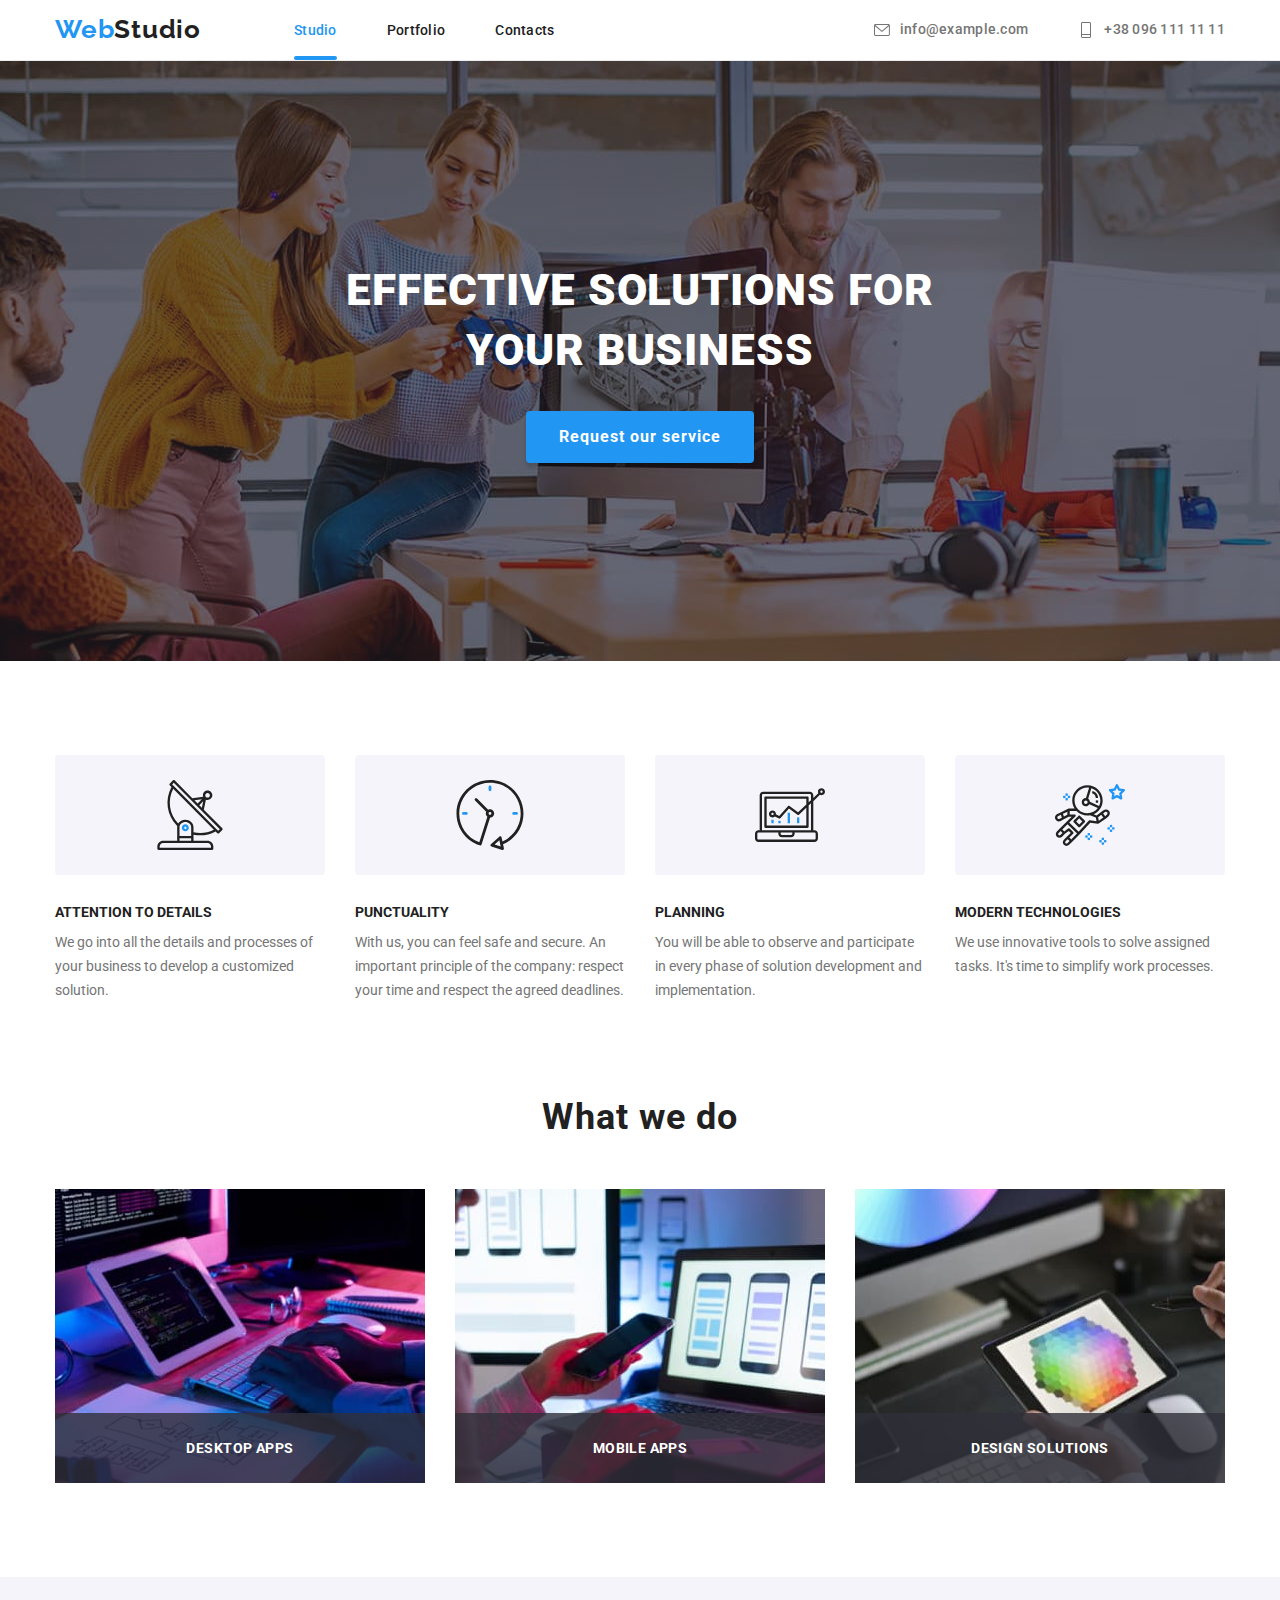
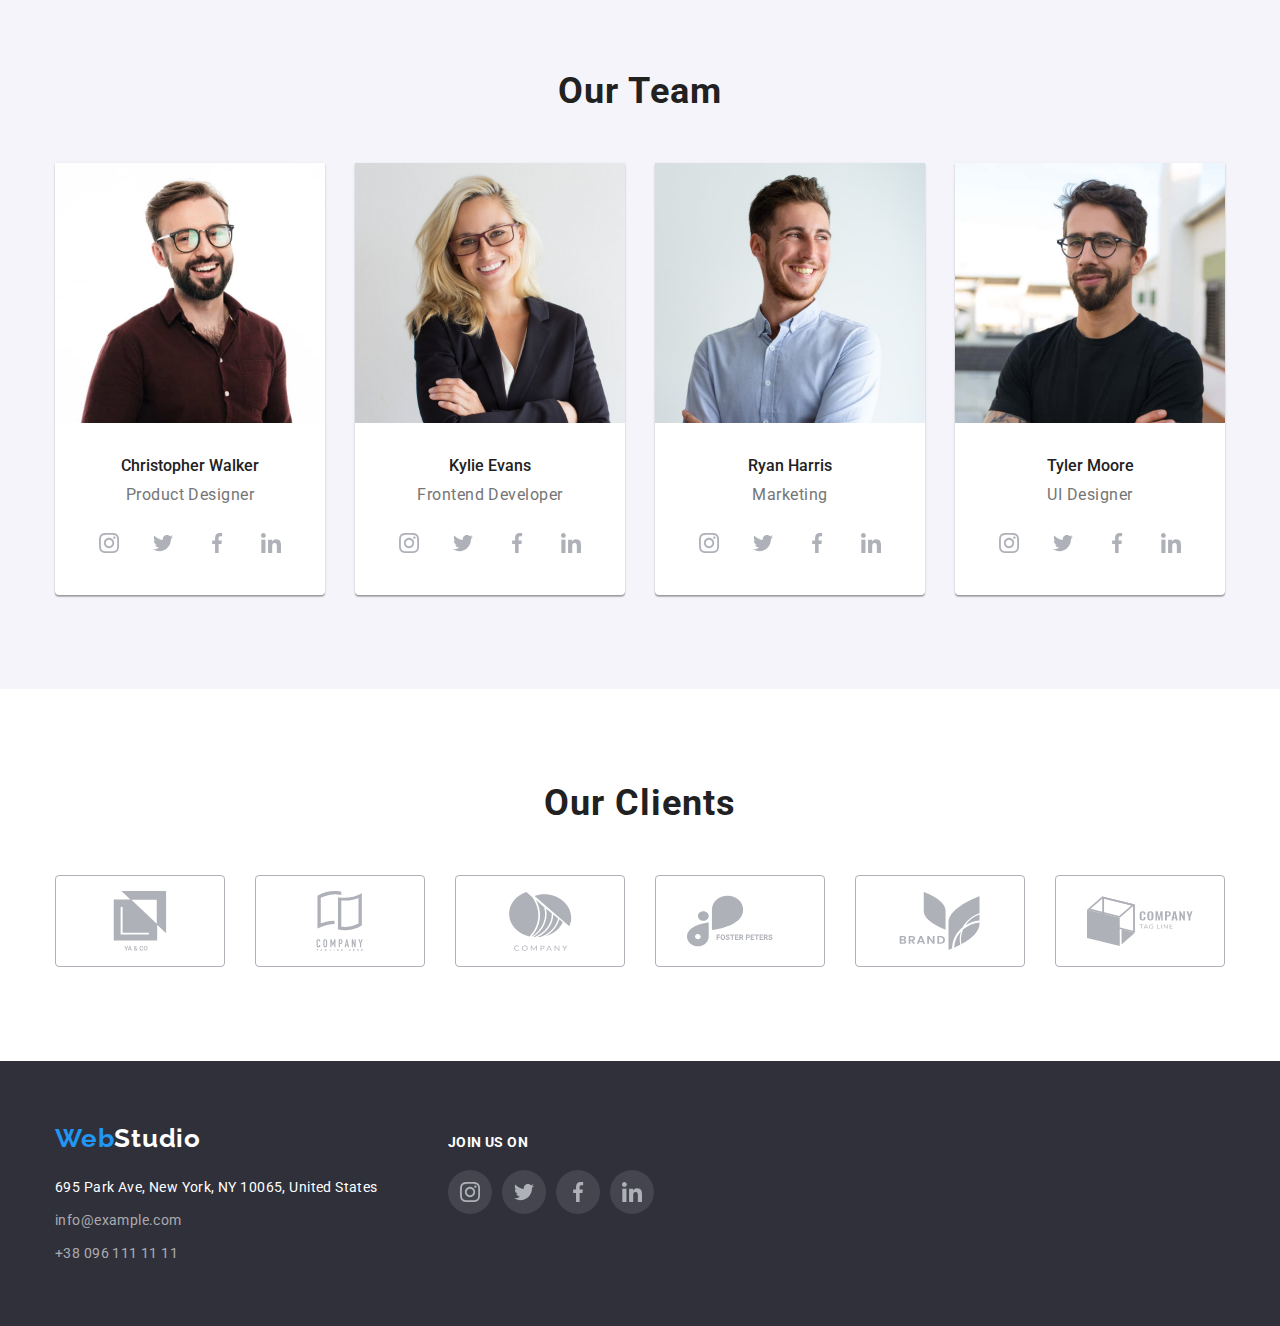
<file: index.html>
<!DOCTYPE html>
<html lang="en">
  <head>
    <meta charset="UTF-8" />
    <meta http-equiv="X-UA-Compatible" content="IE=edge" />
    <meta name="viewport" content="width=device-width, initial-scale=1.0" />
    <title>HW-04</title>
    <link rel="preconnect" href="https://fonts.googleapis.com" />
    <link rel="preconnect" href="https://fonts.gstatic.com" crossorigin />
    <link
      href="https://fonts.googleapis.com/css2?family=Raleway:wght@700&family=Roboto:wght@400;500;700;900&display=swap"
      rel="stylesheet"
    />
    <link
      rel="stylesheet"
      href="https://cdnjs.cloudflare.com/ajax/libs/modern-normalize/1.1.0/modern-normalize.min.css"
    />
    <link rel="stylesheet" href="./css/styles.css" />
  </head>

  <body>
    <header class="page-header">
      <div class="container main-nav">
        <nav class="main-nav">
          <a href="./index.html" class="logo"><span>Web</span>Studio</a>
          <ul class="site-nav list">
            <li class="item">
              <a href="./index.html" class="link current">Studio</a>
            </li>
            <li class="item">
              <a href="./portfolio.html" class="link">Portfolio</a>
            </li>
            <li class="item"><a href="#" class="link">Contacts</a></li>
          </ul>
        </nav>
        <ul class="contacts list">
          <li class="item">
            <a href="mailto:info@example.com" class="email link" aria-label="email">
              <svg class="contacts-icon">
                <use href="./images/svg/icons.svg#icon-envelope"></use>
              </svg>
              info@example.com</a
            >
          </li>
          <li class="item">
            <a href="tel:+380961111111" class="phone link" aria-label="phone">
              <svg class="contacts-icon">
                <use href="./images/svg/icons.svg#icon-phone"></use>
              </svg>
              +38 096 111 11 11</a
            >
          </li>
        </ul>
      </div>
    </header>

    <main>
      <section class="hero hero-overlay">
        <div class="container">
          <h1 class="hero-title">EFFECTIVE SOLUTIONS FOR <br> YOUR BUSINESS</h1>
          <button class="btn primary" type="button " data-modal-open>Request our service</button>
        </div>
      </section>

      

      <section class="advantages section">
        <div class="container">
          <h2 class="hidden-title">Our Perks</h2>

          <ul class="features list">
            <li class="features-item antenna">
              <h3 class="features-title">ATTENTION TO DETAILS</h3>
              <p class="features-text">
                We go into all the details and processes of your business to
                develop a customized solution.
              </p>
            </li>
            <li class="features-item clock">
              <h3 class="features-title">PUNCTUALITY</h3>
              <p class="features-text">
                With us, you can feel safe and secure. An important principle of
                the company: respect your time and respect the agreed deadlines.
              </p>
            </li>
            <li class="features-item laptop">
              <h3 class="features-title">PLANNING</h3>
              <p class="features-text">
                You will be able to observe and participate in every phase of
                solution development and implementation.
              </p>
            </li>
            <li class="features-item astronaut">
              <h3 class="features-title">MODERN TECHNOLOGIES</h3>
              <p class="features-text">
                We use innovative tools to solve assigned tasks. It's time to
                simplify work processes.
              </p>
            </li>
          </ul>
        </div>
      </section>
      <section class="activity-section">
        <div class="container">
          <h2 class="section-title">What we do</h2>
          <ul class="activity list">
            <li class="activity-item">
              <img src="images/img1.jpg" alt="first" width="370" height="294" />
              <div class="activity-overlay">
                <p>DESKTOP APPS</p>
              </div>
              
            </li>
            <li class="activity-item">
              <img
                src="images/img2.jpg"
                alt="second"
                width="370"
                height="294"
              />
              <div class="activity-overlay">
                <p>MOBILE APPS</p>
              </div>
              
            </li>
            <li class="activity-item">
              <img src="images/img3.jpg" alt="third" width="370" height="294" />
              <div class="activity-overlay">
                <p>DESIGN SOLUTIONS</p>
              </div>
              
            </li>
          </ul>
        </div>
      </section>
      <section class="team-section section">
        <div class="container">
          <h2 class="section-title">Our Team</h2>
          <ul class="team list">
            <li class="team-item">
              <img
                src="images/ProdDes.jpg"
                alt="ProductDes"
                width="270"
                height="260"
              />
              <div class="member-info">
                <h3 class="team-title">Christopher Walker</h3>
                <p class="team-text">Product Designer</p>
                <ul class="social-net list">
                  <li class="social-item">
                    <a
                      class="social-link link"
                      target="_blank"
                      href="https://www.instagram.com/"
                      aria-label="instagram"
                    >
                      <svg class="social-icon">
                        <use href="./images/svg/icons.svg#icon-instagram"></use>
                      </svg>
                    </a>
                  </li>
                  <li class="social-item">
                    <a
                      class="social-link link"
                      target="_blank"
                      aria-label="twitter"
                      href=""
                    >
                      <svg class="social-icon">
                        <use href="./images/svg/icons.svg#icon-twitter"></use>
                      </svg>
                    </a>
                  </li>
                  <li class="social-item">
                    <a
                      class="social-link link"
                      target="_balnk"
                      aria-label="facebook"
                      href=""
                    >
                      <svg class="social-icon">
                        <use href="./images/svg/icons.svg#icon-facebook"></use>
                      </svg>
                    </a>
                  </li>
                  <li class="social-item">
                    <a
                      class="social-link link"
                      target="_blank"
                      aria-label="linkedin"
                      href=""
                    >
                      <svg class="social-icon">
                        <use href="./images/svg/icons.svg#icon-linkedin"></use>
                      </svg>
                    </a>
                  </li>
                </ul>
              </div>
            </li>
            <li class="team-item">
              <img
                src="images/FrontDev.jpg"
                alt="FrontDev"
                width="270"
                height="260"
              />
              <div class="member-info">
                <h3 class="team-title">Kylie Evans</h3>
                <p class="team-text">Frontend Developer</p>
                <ul class="social-net list">
                  <li class="social-item">
                    <a
                      class="social-link link"
                      target="_blank"
                      href="https://www.instagram.com/"
                      aria-label="instagram"
                    >
                      <svg class="social-icon">
                        <use href="./images/svg/icons.svg#icon-instagram"></use>
                      </svg>
                    </a>
                  </li>
                  <li class="social-item">
                    <a
                      class="social-link link"
                      target="_blank"
                      aria-label="twitter"
                      href=""
                    >
                      <svg class="social-icon">
                        <use href="./images/svg/icons.svg#icon-twitter"></use>
                      </svg>
                    </a>
                  </li>
                  <li class="social-item">
                    <a
                      class="social-link link"
                      target="_balnk"
                      aria-label="facebook"
                      href=""
                    >
                      <svg class="social-icon">
                        <use href="./images/svg/icons.svg#icon-facebook"></use>
                      </svg>
                    </a>
                  </li>
                  <li class="social-item">
                    <a
                      class="social-link link"
                      target="_blank"
                      aria-label="linkedin"
                      href=""
                    >
                      <svg class="social-icon">
                        <use href="./images/svg/icons.svg#icon-linkedin"></use>
                      </svg>
                    </a>
                  </li>
                </ul>
              </div>
            </li>

            <li class="team-item">
              <img
                src="images/Market.jpg"
                alt="Market"
                width="270"
                height="260"
              />
              <div class="member-info">
                <h3 class="team-title">Ryan Harris</h3>
                <p class="team-text">Marketing</p>
                <ul class="social-net list">
                  <li class="social-item">
                    <a
                      class="social-link link"
                      target="_blank"
                      href="https://www.instagram.com/"
                      aria-label="instagram"
                    >
                      <svg class="social-icon">
                        <use href="./images/svg/icons.svg#icon-instagram"></use>
                      </svg>
                    </a>
                  </li>
                  <li class="social-item">
                    <a
                      class="social-link link"
                      target="_blank"
                      aria-label="twitter"
                      href=""
                    >
                      <svg class="social-icon">
                        <use href="./images/svg/icons.svg#icon-twitter"></use>
                      </svg>
                    </a>
                  </li>
                  <li class="social-item">
                    <a
                      class="social-link link"
                      target="_balnk"
                      aria-label="facebook"
                      href=""
                    >
                      <svg class="social-icon">
                        <use href="./images/svg/icons.svg#icon-facebook"></use>
                      </svg>
                    </a>
                  </li>
                  <li class="social-item">
                    <a
                      class="social-link link"
                      target="_blank"
                      aria-label="linkedin"
                      href=""
                    >
                      <svg class="social-icon">
                        <use href="./images/svg/icons.svg#icon-linkedin"></use>
                      </svg>
                    </a>
                  </li>
                </ul>
              </div>
            </li>
            <li class="team-item">
              <img
                src="images/UIDes.jpg"
                alt="UI_des"
                width="270"
                height="260"
              />
              <div class="member-info">
                <h3 class="team-title">Tyler Moore</h3>
                <p class="team-text">UI Designer</p>
                <ul class="social-net list">
                  <li class="social-item">
                    <a
                      class="social-link link"
                      target="_blank"
                      href="https://www.instagram.com/"
                      aria-label="instagram"
                    >
                      <svg class="social-icon">
                        <use href="./images/svg/icons.svg#icon-instagram"></use>
                      </svg>
                    </a>
                  </li>
                  <li class="social-item">
                    <a
                      class="social-link link"
                      target="_blank"
                      aria-label="twitter"
                      href=""
                    >
                      <svg class="social-icon">
                        <use href="./images/svg/icons.svg#icon-twitter"></use>
                      </svg>
                    </a>
                  </li>
                  <li class="social-item">
                    <a
                      class="social-link link"
                      target="_balnk"
                      aria-label="facebook"
                      href=""
                    >
                      <svg class="social-icon">
                        <use href="./images/svg/icons.svg#icon-facebook"></use>
                      </svg>
                    </a>
                  </li>
                  <li class="social-item">
                    <a
                      class="social-link link"
                      target="_blank"
                      aria-label="linkedin"
                      href=""
                    >
                      <svg class="social-icon">
                        <use href="./images/svg/icons.svg#icon-linkedin"></use>
                      </svg>
                    </a>
                  </li>
                </ul>
              </div>
            </li>
          </ul>
        </div>
      </section>
      <section class="our-clients section">
        <div class="container">
          <h2 class="section-title">Our Clients</h2>
          <ul class="client list">
            <li class="client-item">
              <a class="client-link" href="" class="link">
                <svg class="client-icon">
                  <use href="./images/svg/icons.svg#icon-group1"></use>
                </svg>
              </a>
            </li>
            <li class="client-item">
              <a href="" class="client-link link">
                <svg class="client-icon">
                  <use href="./images/svg/icons.svg#icon-group2"></use>
                </svg>
              </a>
            </li>
            <li class="client-item">
              <a href="" class="client-link link">
                <svg class="client-icon">
                  <use href="./images/svg/icons.svg#icon-group3"></use>
                </svg>
              </a>
            </li>
            <li class="client-item">
              <a href="" class="client-link link">
                <svg class="client-icon">
                  <use href="./images/svg/icons.svg#icon-group4"></use>
                </svg>
              </a>
            </li>
            <li class="client-item">
              <a href="" class="client-link link">
                <svg class="client-icon">
                  <use href="./images/svg/icons.svg#icon-group5"></use>
                </svg>
              </a>
            </li>
            <li class="client-item">
              <a href="" class="client-link link">
                <svg class="client-icon">
                  <use href="./images/svg/icons.svg#icon-group6"></use>
                </svg>
              </a>
            </li>
          </ul>
        </div>
      </section>
    </main>

    <footer class="footer">
      <div class="container footer-container">
        <div class="address-container">
          <a href="./index.html" class="logo-footer"><span>Web</span>Studio</a>
          <address class="address">
            <ul class="footer-contacts list">
              <li class="item">
                <a
                  class="link address-link"
                  href="https://goo.gl/maps/gs37guJ5S6naws7R7"
                  >695 Park Ave, New York, NY 10065, United States</a
                >
              </li>
              <li class="item">
                <a class="link" href="mailto:info@example.com"
                  >info@example.com</a
                >
              </li>
              <li class="item">
                <a class="link" href="tel:+380961111111">+38 096 111 11 11</a>
              </li>
            </ul>
          </address>
        </div>
        <div class="join">
          <h2 class="join-title">Join us on</h2>
          <ul class="social-net list">
            <li class="social-item">
              <a
                class="social-link link"
                target="_blank"
                href="https://www.instagram.com/"
                aria-label="instagram"
              >
                <svg class="social-icon">
                  <use href="./images/svg/icons.svg#icon-instagram"></use>
                </svg>
              </a>
            </li>
            <li class="social-item">
              <a
                class="social-link link"
                target="_blank"
                aria-label="twitter"
                href=""
              >
                <svg class="social-icon">
                  <use href="./images/svg/icons.svg#icon-twitter"></use>
                </svg>
              </a>
            </li>
            <li class="social-item">
              <a
                class="social-link link"
                target="_balnk"
                aria-label="facebook"
                href=""
              >
                <svg class="social-icon">
                  <use href="./images/svg/icons.svg#icon-facebook"></use>
                </svg>
              </a>
            </li>
            <li class="social-item">
              <a
                class="social-link link"
                target="_blank"
                aria-label="linkedin"
                href=""
              >
                <svg class="social-icon">
                  <use href="./images/svg/icons.svg#icon-linkedin"></use>
                </svg>
              </a>
            </li>
          </ul>
        </div>
      </div>
    </footer>

    <!-- MODAL WINDOW -->
    
    <div class="backdrop is-hidden" backdrop>
      <div class="modal-data">
        <button class="button-close" data-modal-close>
          <svg class="icon-close">
            <use href="./images/svg/icons-backup.svg#close"></use>
          </svg>
          
        </button>
      </div>
    </div>

    <script src="./js/modal.js">      
    </script>

  </body>
</html>
</file>
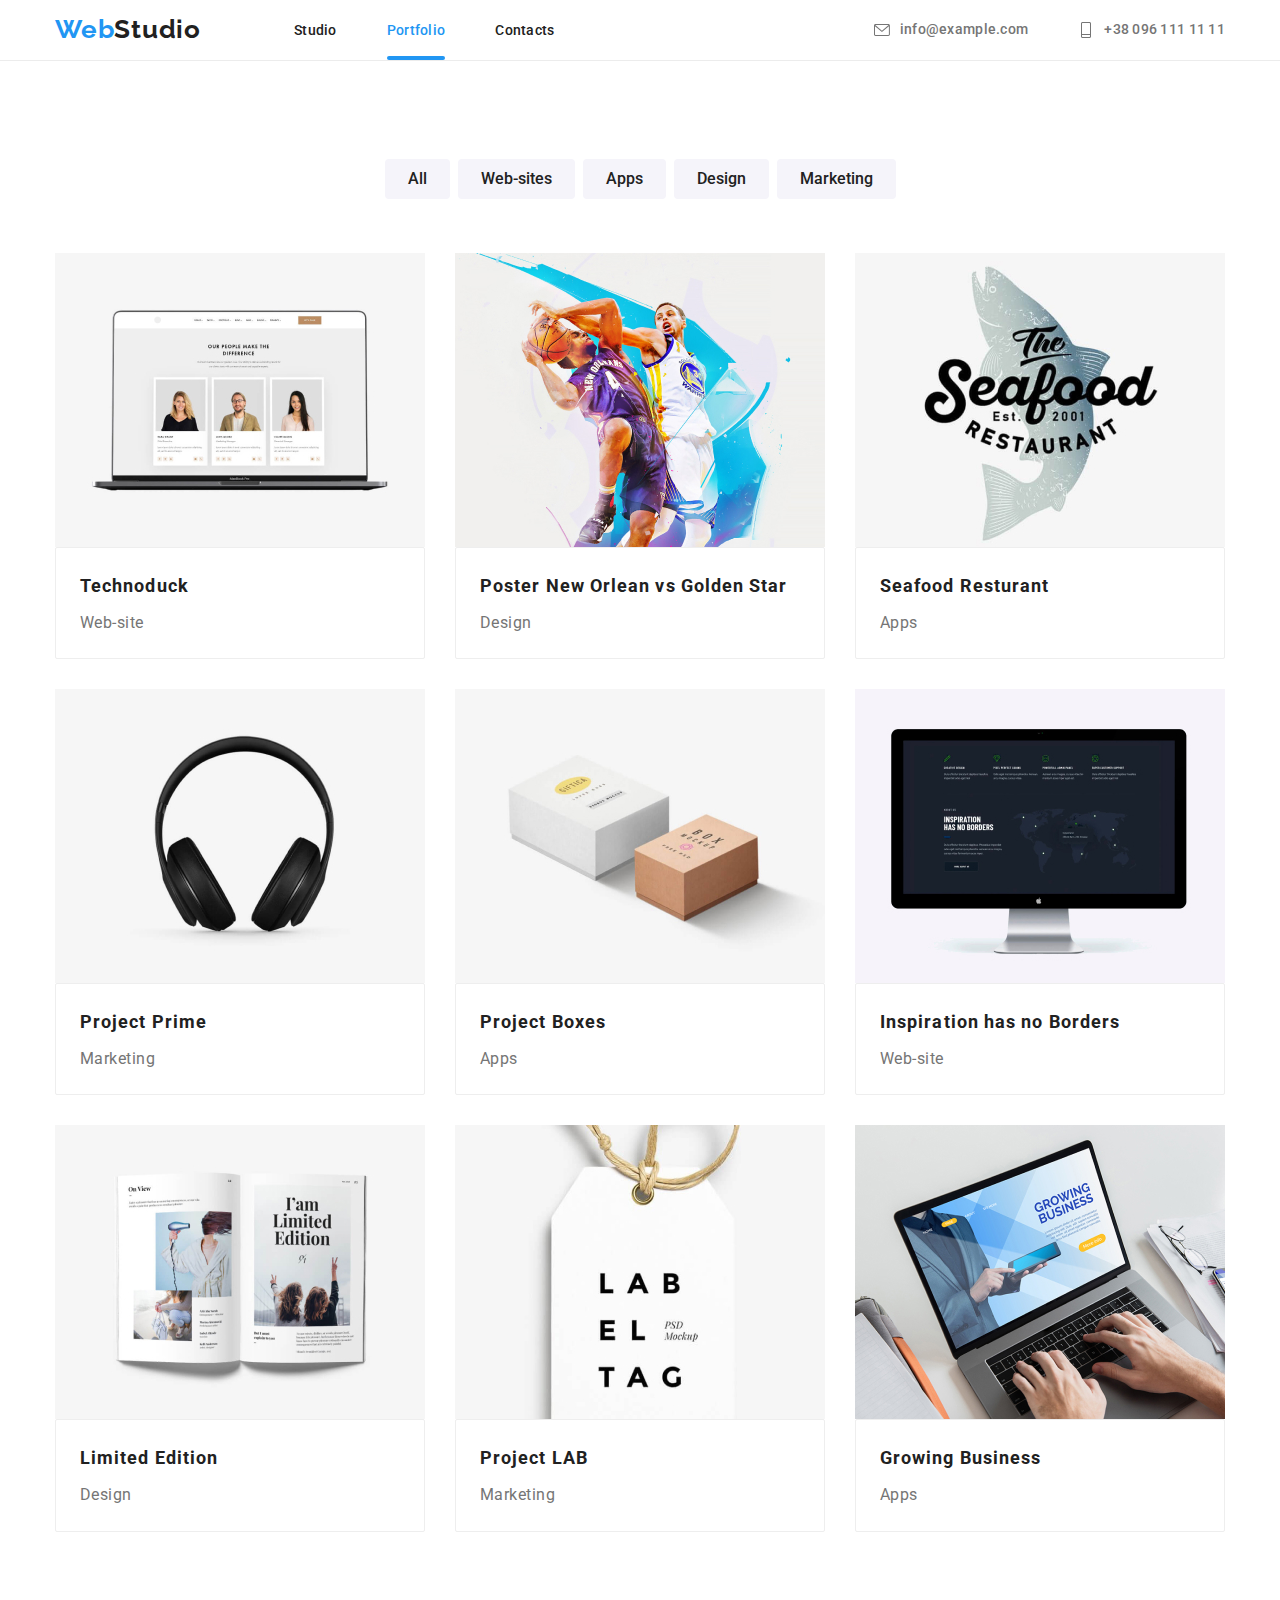
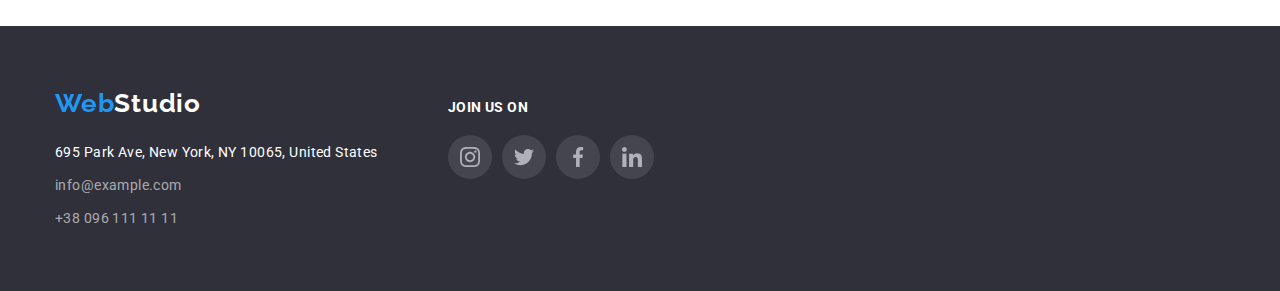
<file: portfolio.html>
<!DOCTYPE html>
<html lang="en">
  <head>
    <meta charset="UTF-8" />
    <meta http-equiv="X-UA-Compatible" content="IE=edge" />
    <meta name="viewport" content="width=device-width, initial-scale=1.0" />
    <title>HW-04</title>
    <link rel="preconnect" href="https://fonts.googleapis.com" />
    <link rel="preconnect" href="https://fonts.gstatic.com" crossorigin />
    <link
      href="https://fonts.googleapis.com/css2?family=Raleway:wght@700&family=Roboto:wght@400;500;700;900&display=swap"
      rel="stylesheet"
    />
    <link
      rel="stylesheet"
      href="https://cdnjs.cloudflare.com/ajax/libs/modern-normalize/1.1.0/modern-normalize.min.css"
    />
    <link rel="stylesheet" href="./css/styles.css" />
  </head>

  <body>
    <header class="page-header">
      <div class="container main-nav">
        <nav class="main-nav">
          <a href="./index.html" class="logo"><span>Web</span>Studio</a>
          <ul class="site-nav list">
            <li class="item"><a href="./index.html" class="link">Studio</a></li>
            <li class="item">
              <a href="./portfolio.html" class="link current">Portfolio</a>
            </li>
            <li class="item"><a href="#" class="link">Contacts</a></li>
          </ul>
        </nav>
        <ul class="contacts list">
          <li class="item">
            <a href="mailto:info@example.com" class="email link">
              <svg class="contacts-icon">
                <use href="./images/svg/icons.svg#icon-envelope"></use>
              </svg>
              info@example.com</a
            >
          </li>
          <li class="item">
            <a href="tel:+380961111111" class="phone link">
              <svg class="contacts-icon">
                <use href="./images/svg/icons.svg#icon-phone"></use>
              </svg>
              +38 096 111 11 11</a
            >
          </li>
        </ul>
      </div>
    </header>
    <main>
      <section class="section">
        <div class="container">
          <h1 class="hidden-title">Main section</h1>
          <ul class="filter list">
            <li>
              <button
                class="btn secondary"
                type="button"
                onclick="filterChange('All')"
              >
                All
              </button>
            </li>
            <li>
              <button
                class="btn secondary"
                type="button"
                onclick="filterChange('Web-site')"
              >
                Web-sites
              </button>
            </li>
            <li>
              <button
                class="btn secondary"
                type="button"
                onclick="filterChange('Apps')"
              >
                Apps
              </button>
            </li>
            <li>
              <button
                class="btn secondary"
                type="button"
                onclick="filterChange('Design')"
              >
                Design
              </button>
            </li>
            <li>
              <button
                class="btn secondary"
                type="button"
                onclick="filterChange('Marketing')"
              >
                Marketing
              </button>
            </li>
          </ul>
          <ul class="card-set list" id="content">
            <li class="card">
              <a href="#">
                <div class="card-box-relative">
                  <img class="card-img" src="./images/website.jpg" alt="website" width="370" />
                <div class="card-overlay">
                  <p>Technoduck is a state-of-the-art coronavirus distribution platform. Companies use this platform for digital espionage
                  and attacks on competitors' secure servers.</p>
                </div>
                </div>
                <div class="card-info">
                  <h2 class="cnt-title">Technoduck</h2>
                  <p>Web-site</p>
                </div>
              </a>
            </li>
            <li class="card">
              <a href="#">
                <div class="card-box-relative">
                <img class="card-img" src="./images/design.jpg" alt="design" width="370" />
                <div class="card-overlay">
                  <p>Technoduck is a state-of-the-art coronavirus distribution platform. Companies use this platform for digital espionage
                  and attacks on competitors' secure servers.</p>
                </div>
                </div>

                <div class="card-info">
                  <h2 class="cnt-title">Poster New Orlean vs Golden Star</h2>
                  <p>Design</p>
                </div>
              </a>
            </li>
            <li class="card">
              <a href="#">
                <div class="card-box-relative">
                <img class="card-img" src="./images/seafood.jpg" alt="seafood resturant" width="370" />
                <div class="card-overlay">
                  <p>Technoduck is a state-of-the-art coronavirus distribution platform. Companies use this platform for digital espionage
                  and attacks on competitors' secure servers.</p>
                </div>
                </div>

                <div class="card-info">
                  <h2 class="cnt-title">Seafood Resturant</h2>
                  <p>Apps</p>
                </div>
              </a>
            </li>
            <li class="card">
              <a href="#">
                <div class="card-box-relative">
                <img class="card-img" src="./images/prime.jpg" alt="prime" width="370" height="294" />
                <div class="card-overlay">
                  <p>Technoduck is a state-of-the-art coronavirus distribution platform. Companies use this platform for digital espionage
                  and attacks on competitors' secure servers.</p>
                </div>
                </div>
                <div class="card-info">
                  <h2 class="cnt-title">Project Prime</h2>
                  <p>Marketing</p>
                </div>
              </a>
            </li>
            <li class="card">
              <a href="#">
                <div class="card-box-relative">
                <img class="card-img" src="./images/boxes.jpg" alt="boxes" width="370" />
                <div class="card-overlay">
                  <p>Technoduck is a state-of-the-art coronavirus distribution platform. Companies use this platform for digital espionage
                  and attacks on competitors' secure servers.</p>
                </div>
                </div>

                <div class="card-info">
                  <h2 class="cnt-title">Project Boxes</h2>
                  <p>Apps</p>
                </div>
              </a>
            </li>
            <li class="card">
              <a href="#">

                <div class="card-box-relative">
                <img class="card-img" src="./images/inspiration.jpg" alt="inspiration" width="370" />
                <div class="card-overlay">
                  <p>Technoduck is a state-of-the-art coronavirus distribution platform. Companies use this platform for digital espionage
                  and attacks on competitors' secure servers.</p>
                </div>
                </div>

                <div class="card-info">
                  <h2 class="cnt-title">Inspiration has no Borders</h2>
                  <p>Web-site</p>
                </div>
              </a>
            </li>
            <li class="card">
              <a href="#">
                <div class="card-box-relative">
                <img class="card-img" src="./images/limitedEddition.jpg" alt="lim-edition" width="370" />
                <div class="card-overlay">
                  <p>Technoduck is a state-of-the-art coronavirus distribution platform. Companies use this platform for digital espionage
                  and attacks on competitors' secure servers.</p>
                </div>
                </div>
                <div class="card-info">
                  <h2 class="cnt-title">Limited Edition</h2>
                  <p>Design</p>
                </div>
              </a>
            </li>
            <li class="card">
              <a href="#">
                <div class="card-box-relative">
                <img class="card-img" src="./images/lab.jpg" alt="lab" width="370" />
                <div class="card-overlay">
                  <p>Technoduck is a state-of-the-art coronavirus distribution platform. Companies use this platform for digital espionage
                  and attacks on competitors' secure servers.</p>
                </div>
                </div>
                <div class="card-info">
                  <h2 class="cnt-title">Project LAB</h2>
                  <p>Marketing</p>
                </div>
              </a>
            </li>
            <li class="card">
              <a href="#">
                <div class="card-box-relative">
                <img class="card-img" src="./images/business.jpg" alt="business" width="370" />
                <div class="card-overlay">
                  <p>Technoduck is a state-of-the-art coronavirus distribution platform. Companies use this platform for digital espionage
                  and attacks on competitors' secure servers.</p>
                </div>
                </div>

                <div class="card-info">
                  <h2 class="cnt-title">Growing Business</h2>
                  <p>Apps</p>
                </div>
              </a>
            </li>
          </ul>
        </div>
      </section>
    </main>
    <footer class="footer">
      <div class="container footer-container">
        <div class="address-container">
          <a href="./index.html" class="logo-footer"><span>Web</span>Studio</a>
          <address class="address">
            <ul class="footer-contacts list">
              <li class="item">
                <a
                  class="link address-link"
                  href="https://goo.gl/maps/gs37guJ5S6naws7R7"
                  >695 Park Ave, New York, NY 10065, United States</a
                >
              </li>
              <li class="item">
                <a class="link" href="mailto:info@example.com"
                  >info@example.com</a
                >
              </li>
              <li class="item">
                <a class="link" href="tel:+380961111111">+38 096 111 11 11</a>
              </li>
            </ul>
          </address>
        </div>
        <div class="join">
          <h2 class="join-title">Join us on</h2>
          <ul class="social-net list">
            <li class="social-item">
              <a
                class="social-link link"
                target="_blank"
                href="https://www.instagram.com/"
                aria-label="instagram"
              >
                <svg class="social-icon">
                  <use href="./images/svg/icons.svg#icon-instagram"></use>
                </svg>
              </a>
            </li>
            <li class="social-item">
              <a
                class="social-link link"
                target="_blank"
                aria-label="twitter"
                href=""
              >
                <svg class="social-icon">
                  <use href="./images/svg/icons.svg#icon-twitter"></use>
                </svg>
              </a>
            </li>
            <li class="social-item">
              <a
                class="social-link link"
                target="_balnk"
                aria-label="facebook"
                href=""
              >
                <svg class="social-icon">
                  <use href="./images/svg/icons.svg#icon-facebook"></use>
                </svg>
              </a>
            </li>
            <li class="social-item">
              <a
                class="social-link link"
                target="_blank"
                aria-label="linkedin"
                href=""
              >
                <svg class="social-icon">
                  <use href="./images/svg/icons.svg#icon-linkedin"></use>
                </svg>
              </a>
            </li>
          </ul>
        </div>
      </div>
    </footer>
    <script>

      function filterChange(val) {
        let cards = document.querySelectorAll(".card");
        console.log(cards);

        cards.forEach((card) => (card.style.display = ""));

        for (i = 0; i < cards.length; i++) {
          console.log(cards[i].getElementsByTagName("p"));
          if (
            
            cards[i].getElementsByTagName("p")[1].innerText != val &&
            val != "All"
          ) {
            cards[i].style.display = "none";
          } else {
            cards[i].style.display = "flex";
          }
        }
      }
    </script>
  </body>
</html>
</file>
<file: css/styles.css>
html {
  box-sizing: border-box;
}

/* set by default in modern-normalize styles */
*,
*::before,
*::after {
  box-sizing: inherit;
}

/* all vars in root is available within this doc */
/* could be set localy inside each class */
:root {
  --primary-text-color: #212121;
  --accent-color: #2196f3;
  --sec-text-color: #757575;
  --bcg-white-color: #fff;
}

body {
  font-family: Roboto, sans-serif;
  color: var(--primary-text-color);
  background-color: var(--bcg-white-color);
}

button{
  border:none;
  padding:0;
  margin:0;
  font-family:inherit;
  background-color:transparent;
  cursor:pointer;
}

.list {
  list-style: none; /* remove dots from list */
  margin: 0 0;
  padding: 0 0;
}

a:link {
  text-decoration: none; /* remove underline from links */
}
.hidden-title {
  opacity:0;
  position:absolute;
}
/* BUTTONS */
.btn {
  background-color: var(--bcg-white-color);
  color: var(--primary-text-color);
  border: 1px solid transparent;
  cursor: pointer;
  text-align: center;
  box-shadow: none;
}
.primary {
  background-color: var(--accent-color);
  color: #ffffff;
}
.secondary {
  background-color: #f5f4fa;
  color: var(--primary-text-color);
}

.container {
  width: 1200px;
  padding-left:15px;
  padding-right:15px;
  margin: 0 auto;
  /* outline: 2px solid #d85d11; */
}
.section{
  padding-top: 94px;
  padding-bottom: 94px;
}

/* --------------------  navigation ----------------- */

.page-header {
  background-color: var(--bcg-white-color);   
  align-items: center;
  border-bottom: 1px solid #ECECEC;
}
.logo span {
  font-family: Raleway;
  font-size: 26px;
  font-weight: 700;
  line-height: 1.19;
  letter-spacing: 0.03em;
  color: var(--accent-color);
}
.logo {
  font-family: Raleway;
  font-size: 26px;
  font-weight: 700;
  color: inherit;
  line-height: 1.38;
  letter-spacing: 0.03em;
}

.main-nav {
  display: flex;
  justify-content: space-between;
  align-items: center;
}

.site-nav,
.page-header .contacts {
  display: flex;
  justify-content: center;
  align-items: center;
}
.site-nav{
  margin-left: 93px;
}

.site-nav .item:not(:last-child){
  margin-right: 50px;
}

.site-nav .link {
  display: inline-block;
  position:relative;
  padding:22px 0;  
  font-size: 14px;
  font-weight: 500;
  font-style: normal;
  color: var(--primary-text-color);
  line-height: 1.17;
  letter-spacing: 0.02em;
}
.site-nav .link.current {
  color: var(--accent-color);
  
}
.site-nav .link.current::after {
  position:absolute; 
  content: "";  
  width: 100%;
  height: 4px;
  left: 0;
  bottom: 0;
  background: #2196f3;
  border-radius: 2px;
}
.site-nav .link:hover,
.site-nav .link:focus {
  color: var(--accent-color);
  
  text-decoration-thickness: .125em;
  text-underline-offset: 1.5px;
  
}
/*  ---------------- header contact -----------------  */

.main-nav .contacts {
  margin-left: auto;
}
.contacts .item:not(:last-child) {  
  margin-right: 50px;
}
.contacts .item{   
  margin-top: 0;
  margin-bottom: 0;
}

.contacts .link { 
  display: flex;
  align-items: center;
  gap:10px; 

  font-size: 14px;
  font-weight: 500;
  color: var(--sec-text-color);  
  line-height: 1.14;
  letter-spacing: 0.02em;
  
}

.contacts-icon {
  display: inline-block;
  width: 16px;
  height: 16px;
  fill: currentColor;
}

.contacts .link:hover,
.contacts .link:focus {
    color: var(--accent-color);
    
} 



/*  -------------------- footer --------------------*/

footer {
  background-color: #2f303a;
  padding:60px 0 60px;
}
.footer-container{
  display:flex;
  align-items: baseline;
}

.logo-footer {
  font-family: Raleway;
  font-size: 26px;
  font-weight: 700;
  color: inherit;
  line-height: 1.38;
  letter-spacing: 0.03em;
  color: var(--bcg-white-color);  
}

.logo-footer span {
  font-family: Raleway;
  font-size: 26px;
  font-weight: 700;
  line-height: 1.19;
  letter-spacing: 0.03em;
  color: var(--accent-color);
}

.address .item:first-child{
  margin-top: 20px;  
}
.address .item {
  margin-top: 9px;
}

.footer-contacts .link{
  font-style: normal;
  font-size: 14px;
  font-weight: 400;
  line-height: 1.71;
  letter-spacing: 0.03em;
  color: rgba(255, 255, 255, 0.6);
}
.link.address-link {
  color: #ffffff;
}
.footer-contacts .link:hover,
.footer-contacts .link:focus{
  color:var(--accent-color);
  cursor: pointer; 
}

.join{
  display: flex;
  flex-direction: column;
  align-items: flex-start;
  margin-left:70px;
  padding-top:12px;
}

.join-title{  
  margin:0 0 20px; 

  font-family: Roboto;
  font-style:normal;
  font-size:14px;
  font-weight:700;
  line-height:1.14;  
  letter-spacing:0.03em;
  text-transform:uppercase;
  color:var(--bcg-white-color);
}

.join .social-link{
  background: rgba(255, 255, 255, 0.1);
}

/* ------------ Modal WINDOW ----------------- */

.backdrop.is-hidden{  
  opacity:0;
  pointer-events: none;
}

.backdrop.is-hidden .modal-data {
  transform: translate(-50%,50%) scale(0);
  transition: transform 500ms cubic-bezier(0.4, 0, 0.2, 1);
}

.backdrop{
  position:fixed;
  top:0;
  left:0;
  width: 100%;
  height: 100%;
  background-color:rgba(0, 0, 0, 0.2);
  opacity: 1;

  transition: opacity 500ms cubic-bezier(0.4, 0, 0.2, 1);
  
}

.modal-data{ 
  position: absolute;
  top: 50%;
  left: 50%;
  width:528px;
  height:581px; 
  border: transparent;
  border-radius: 4px;  
  background-color: var(--bcg-white-color);

  transform: translate(-50%, -50%) scale(1) rotate(360deg);
  transition: transform 500ms cubic-bezier(0.4,0,0.2,1) ; 
  
}


 

.button-close{
  position:absolute;
  top:8px;
  right:8px;
  width:30px;
  height:30px;
  border-radius: 50%;   
  color: rgba(0, 0, 0, 0.1);
  
}

.icon-close{  
  width:30px;
  height:30px;
  stroke:currentColor;
  fill:white;
}

.button-close:hover{
  color:var(--accent-color);
}
/* ---------------- INDEX -> main -------------*/


.hero.hero-overlay {
  max-width: 1600px;
  height: 600px;
  margin-left: auto;
  margin-right: auto;
  
  background-color: #2F303A;
  background-image:
   linear-gradient(to right,rgba(47, 48, 58, 0.4),rgba(47, 48, 58, 0.4)),
  url(../images/back_ground.jpg);  
   /* background-image: repeating-radial-gradient(circle at center, 
    #00b9ff ,
    #00b9ff 25%,
    #ffb800 25%,
    #ffb800 50%); */
  background-position:center;
  background-repeat: no-repeat;
  background-size: cover;
  text-align: center;
}

.hero {  
  background-color:var(--bcg-white-color);
  text-align: center;
  padding: 200px 0;
}

.hero-title {  
  margin:0 0 30px;  
 
  font-size: 44px;
  font-weight: 900;
  color: #ffffff;
  line-height: 1.36;
  letter-spacing: 0.06rem;
  text-transform: uppercase;
  
  
}
.btn.primary {  
  padding: 10px 32px;

  font-family: inherit;
  font-style: normal;
  font-weight: 700;
  font-size: 16px;
  line-height: 1.9;  
  letter-spacing: 0.06em;  
  background-color: var(--accent-color);
  box-shadow: 0px 4px 4px rgba(0, 0, 0, 0.15);
  border-radius: 4px;
  transition-duration: 0.4s;
}
.btn.primary:hover,
.btn.primary:focus {  
  background-color: #117fd8;
}

.section-title {
  margin-top: 0;
  margin-bottom: 50px;

  font-size: 36px;
  font-weight: 700;
  line-height: 1.16;
  letter-spacing: 0.03em;
  text-align: center;
 
}
 /*  ------------ Advantages section -------------- */
.features {
  display: flex;
  justify-content: center;
  flex-wrap: nowrap;
}

.features-item:not(:last-child) {
  margin-right: 30px;  
}

.features-item::before {
  display:block;
  content:''; 
  width: 270px;
  height:120px;
  margin-bottom:30px;

  background-color:#F5F4FA;
  background-position: center;
  background-repeat: no-repeat;
  background-size: 70px 70px;
  border-radius: 4px;
}

.antenna::before{
  background-image:url(../images/svg/bcgSVG/antenna\ 1.svg)
}
.clock::before {
  background-image: url(../images/svg/bcgSVG/clock\ 1.svg)
}
.laptop::before {
  background-image: url(../images/svg/bcgSVG/diagram\ 1.svg)
}
.astronaut::before {
  background-image: url(../images/svg/bcgSVG/astronaut\ 1.svg)
}

.features-title {
  margin: 0 0 10px;

  font-size: 14px;
  line-height: 1.14;
  text-transform: uppercase;
  text-align: left;
}

.features-text {
  margin:0;  

  font-size: 14px;
  font-weight: 400;
  line-height: 1.71;
  color: var(--sec-text-color);
  text-align: left;
}

.activity img{
  display:block; 
}
.activity-section {
  padding-bottom: 94px;
}
.activity {
  display: flex;
  justify-content: center;
  flex-wrap: nowrap;
}
.activity-item:not(:last-child) {
  margin-right: 30px;
}

.activity-item{
  position:relative;
}

.activity-overlay{
  display: block;
  position:absolute;
  bottom:0;
  width:100%;  
  background-color: rgba(47, 48, 58, 0.8);;
}


.activity-overlay > p{
  margin:0;
  padding: 27px 107px;
  font-size: 14px;
  font-weight:700; 
  text-align: center;
  line-height: calc(16,4/14); 
  letter-spacing: 0.03em;
  color:var(--bcg-white-color);

}
/*  ---------------- Team Section ---------------- */

.team-section {
  background-color: #f5f4fa;  
}
.team-section > .container{
  padding:0;
}

.team {
  display: flex;
  justify-content: center;
  flex-wrap: nowrap;
  gap:30px
}

.team-item {
  text-align: center;
  background: #ffffff;
  box-shadow: 0px 1px 3px rgba(0, 0, 0, 0.12), 0px 1px 1px rgba(0, 0, 0, 0.14),
    0px 2px 1px rgba(0, 0, 0, 0.2);
  border-radius: 0px 0px 4px 4px;
}

.member-info{
  display:flex;
  justify-content: center;
  align-items: center;  
  flex-direction: column;

  padding: 30px 0;
}

.team-title {
  margin: 0 0 10px;

  font-weight: 500;
  font-size: 16px;
  line-height: 1.18;
  
}
.team-text {
  margin:0 0 16px;

  font-weight: 400;
  font-size: 16px;
  line-height: 1.18;
  letter-spacing: 0.03em;
  color: var(--sec-text-color);  
}


.social-net {
  display: flex;
  justify-content: center;
  gap: 10px;
}

.social-link{
  display: flex;
  align-items: center;
  justify-content: space-around;  
  width: 44px;
  height: 44px;
  border-radius: 50%;
  color:#AFB1B8

}

.social-icon{
  width:20px;
  height:20px;
  fill:currentColor;
}
.social-link:hover ,
.social-link:focus {  
  color:var(--bcg-white-color);
  background-color: var(--accent-color);
  box-shadow: 0 4px 4px  rgba(0, 0, 0, 0.25);
}



/* ---------------- Our-clients section */
.client{
  display:flex;
  justify-content: center;
  gap:30px;
    
}
.client-link{ 
  display:flex;
  justify-content: center;
  align-items: center;
  width:170px; 
  height:92px;  
  color:#AFB1B8;
  border:1px solid #AFB1B8;
  border-radius:4px;
}
.client-icon{ 
  width:106px; 
  height:60px;
  fill:currentColor;
}

.client-link:hover,
.client-link:focus {
  border-color:var(--accent-color);
  color:var(--accent-color);  
}



/* ----------------------PORTFOLIO -> main-------------------- */


.filter {
  display: flex;
  padding-bottom: 50px;  
  justify-content: center;
  

  text-align: center;
  
}
.filter li {
  display: inline-block;
}
.btn.secondary {
  margin: 4px;
  padding: 6px 22px;

  font-family: inherit;
  font-style: normal;
  font-weight: 500;
  font-size: 16px;
  line-height: 1.62;
  border-radius: 4px;  
  text-align: center;
}

.btn.secondary:hover,
.btn.secondary:focus {
  background-color: var(--accent-color);
  color: #ffffff;
  box-shadow: 0px 3px 1px rgba(0, 0, 0, 0.1), 0px 1px 2px rgba(0, 0, 0, 0.08),
    0px 2px 2px rgba(0, 0, 0, 0.12);
  border-radius: 4px;
}


/* css n counts from 0 indice, but elements form 1  */

/* .card:not(:nth-child(3n + 3)){
  margin-right: 30px;
} */
/* .card:not(:nth-last-of-type(-n + 3)){
  margin-bottom: 30px;
} */

.card-set {
  display: flex;
  flex-wrap: wrap;
  justify-content: center;
  gap:30px;
}

.card {
  width: 370px;
}

.card:hover,
.card:focus {
  box-shadow: 0px 1px 1px rgba(0, 0, 0, 0.12),
    0px 4px 4px rgba(0, 0, 0, 0.06),
    1px 4px 6px rgba(0, 0, 0, 0.16);
}

.card-img{
  display: block;
}

.card-box-relative{
  position:relative;
  overflow: hidden;
}

.card-overlay{  
  position:absolute;
  margin: 0;
  bottom:0;      
  
  height:110%;
  transform:translateY(100%);
  transition:transform 250ms cubic-bezier(0.4,0,0.2,1);
}

.card-box-relative:hover .card-overlay{   
 transform: translateY(0);
}  


.card-overlay > p{
  display:block;
  padding:103px 24px;
  font-size:18px;
  line-height:1,55;
  color:var(--bcg-white-color);
  background-color: rgba(33, 150, 243, 0.9);
}

.card-info{
  padding:20px 24px ;
  border:1px solid #EEEEEE;
  border-radius: 2px;

}

.card-info .cnt-title {
  margin: 0 0 4px;
  /* outline: 1px dotted #757575; */

  font-weight: 700;
  font-size: 18px;
  line-height: 2;
  letter-spacing: 0.06em;
  color: var(--primary-text-color); 
  
}
.card-info p {
  margin: 0;
  /* outline: 1px dotted #757575; */

  font-weight: 400;
  font-size: 16px;
  line-height: 1.88;
  letter-spacing: 0.03em;
  color: var(--sec-text-color);
  
}
</file>
